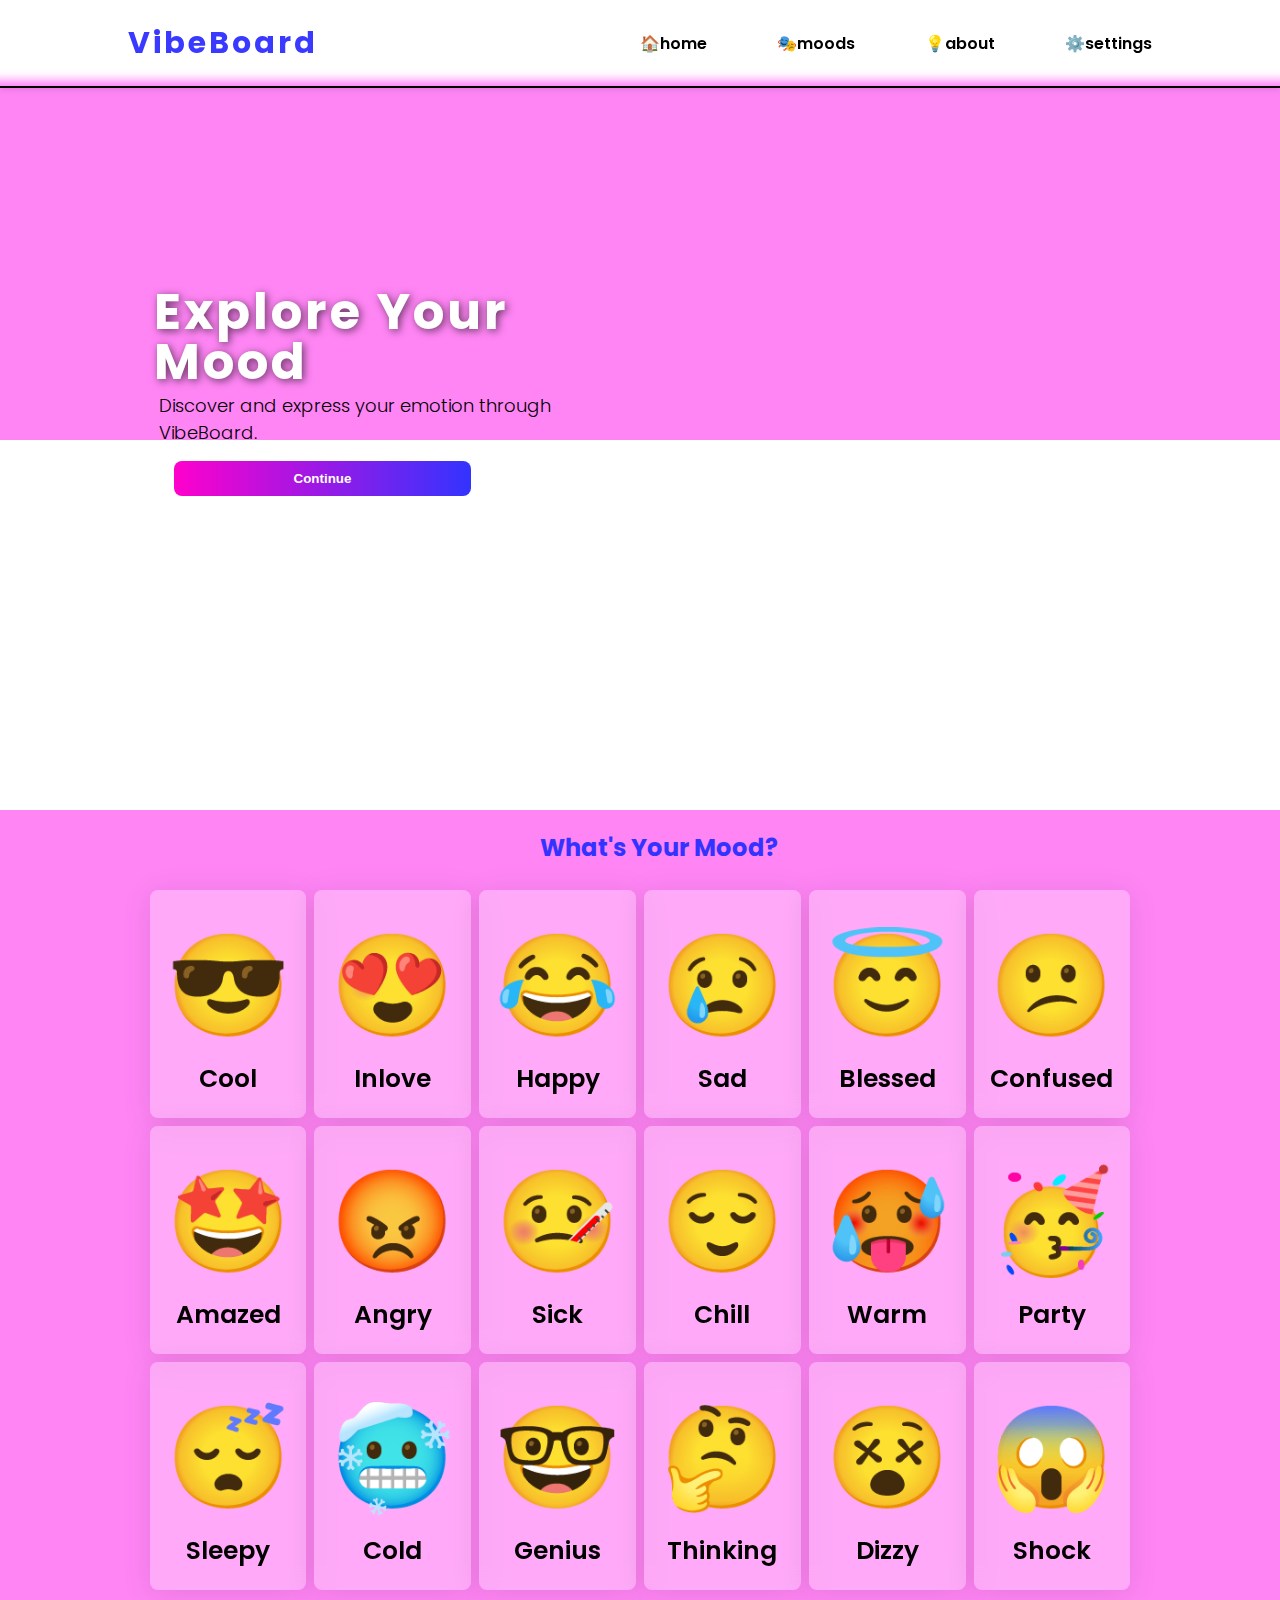
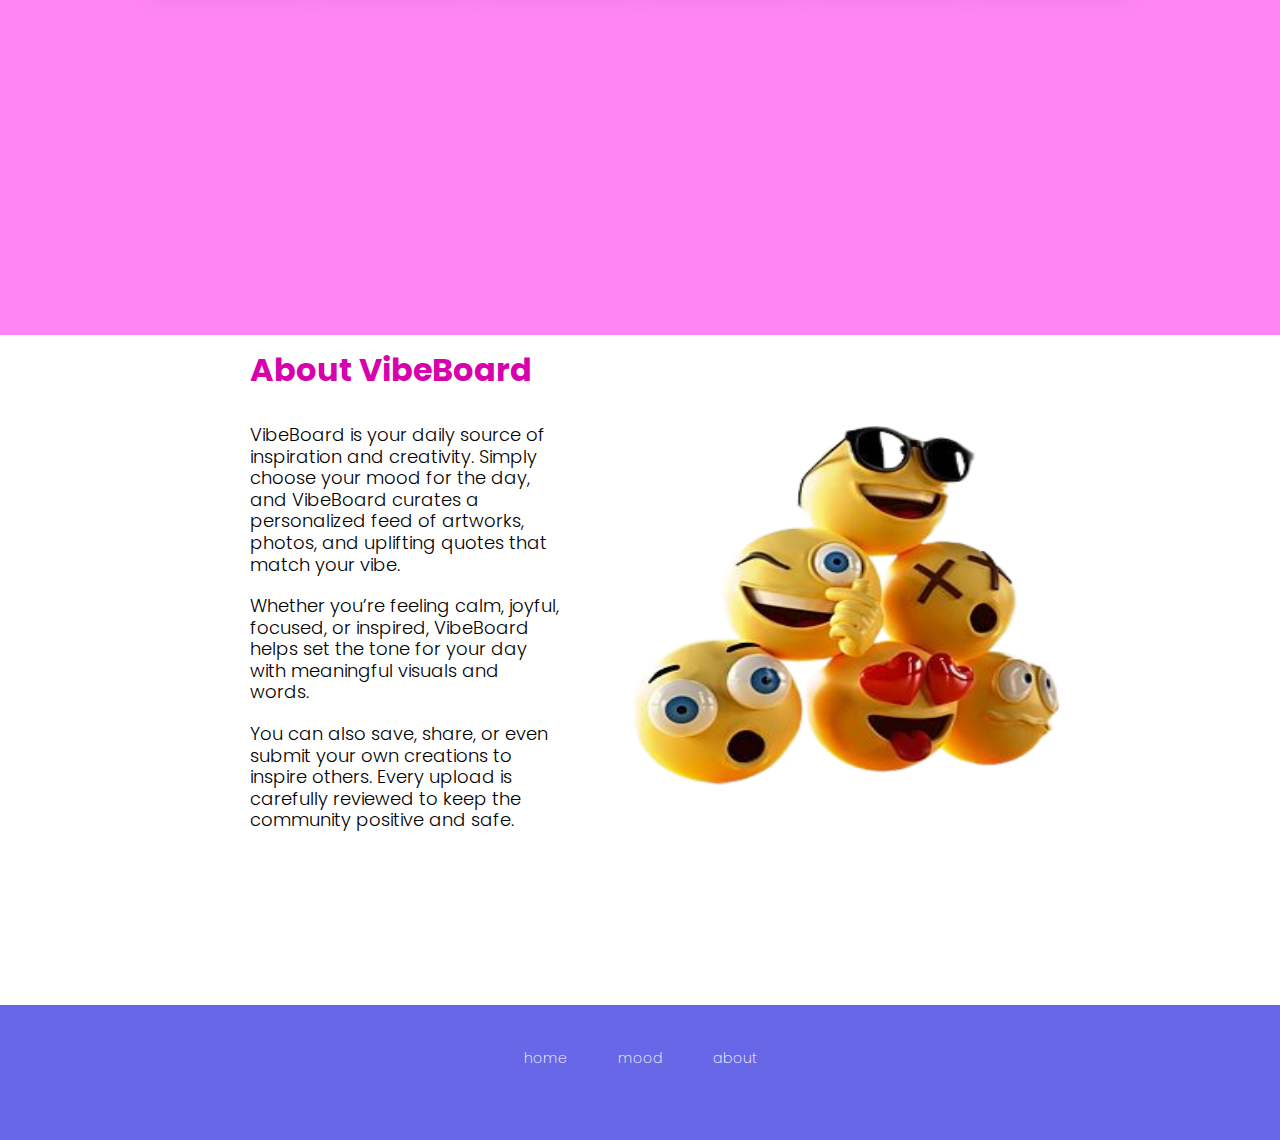
<file: index.html>
<!DOCTYPE html>
<html lang="en">
<head>
    <meta charset="UTF-8">
    <meta name="viewport" content="width=device-width, initial-scale=1.0">
    <link rel="preconnect" href="https://fonts.googleapis.com">
    <link rel="preconnect" href="https://fonts.gstatic.com" crossorigin>
    <link href="https://fonts.googleapis.com/css2?family=Poppins:ital,wght@0,100;0,200;0,300;0,400;0,500;0,600;0,700;0,800;0,900;1,100;1,200;1,300;1,400;1,500;1,600;1,700;1,800;1,900&display=swap" rel="stylesheet">
    <link rel="stylesheet" href="style.css">
    <title>VibeBoard</title>
</head>
<body>
        <header>
            <div class="logo"><a href="index.html">VibeBoard</a></div>

            <!-- hidden checkbox to toggle -->
            <input type="checkbox" id="menu-toggle">

            <!-- hamburger icon -->
            <label for="menu-toggle" class="hamburger">
                <span class="line1"></span>
                <span class="line2"></span>
                <span class="line3"></span>
            </label>

            <nav>
                <div class="selection">
                <ul>
                    <li><a href="index.html">🏠home</a></li>
                    <li><a href="#mood">🎭moods</a></li>
                    <li><a href="#about">💡about</a></li>
                    <li><a href="settings.html">⚙️settings</a></li>
                </ul>
                </div>
            </nav>

            
         </header>

            <!-- settings for mobile -->
           
        <main>
            <!----------------------HOME------------------------------->
               <div class="HOME">
                <section id="home" class="HomePage">
                    <h3 class="home-des">Explore Your <br>Mood</h3>
                    <p>Discover and express your emotion through <br>VibeBoard.</p>
                    <a href="#mood"><button class="con">Continue</button></a>
                </section>
               </div>
            <!---------------------MOOD------------------------------->
            <section id="mood" class="Whatsmood">
                  <h2>What's Your Mood?</h2>
               <div class="emojis">
                    <span class="emoji"><a href="cool.html">😎</a><br><p id="para">Cool</p></span>
                    <span class="emoji"><a href="inlove.html">😍</a><br><p id="para">Inlove</p></span>
                    <span class="emoji"><a href="happy.html">😂</a><br><p id="para">Happy</p></span>
                    <span class="emoji"><a href="sad.html">😢</a><br><p id="para">Sad</p></span>
                    <span class="emoji"><a href="bless.html">😇</a><br><p id="para">Blessed</p></span>
                    <span class="emoji"><a href="confuse.html">😕</a><br><p id="para">Confused</p></span>
                    <span class="emoji">🤩<br><p id="para">Amazed</p></span>
                    <span class="emoji">😡<br><p id="para">Angry</p></span>
                    <span class="emoji">🤒<br><p id="para">Sick</p></span>
                    <span class="emoji">😌<br><p id="para">Chill</p></span>
                    <span class="emoji">🥵<br><p id="para">Warm</p></span>
                    <span class="emoji">🥳<br><p id="para">Party</p></span>
                    <span class="emoji">😴<br><p id="para">Sleepy</p></span>
                    <span class="emoji">🥶<br><p id="para">Cold</p></span>
                    <span class="emoji">🤓<br><p id="para">Genius</p></span>
                    <span class="emoji">🤔<br><p id="para">Thinking</p></span>
                    <span class="emoji">😵<br><p id="para">Dizzy</p></span>
                    <span class="emoji">😱<br><p id="para">Shock</p></span>  
               </div>
           </section>      
           <!---------------------ABOUT------------------------------->
           <section id="about" class="about-sec">
                <div class="about-des">
                    <div class="text">
                    <h1>About VibeBoard</h1>
                        <p class="about-para">
                            VibeBoard is your daily source of inspiration and creativity. Simply choose your mood for the day, and VibeBoard curates a personalized feed of artworks, photos, and uplifting quotes that match your vibe.
                        </p>

                        <p class="about-para">
                            Whether you’re feeling calm, joyful, focused, or inspired, VibeBoard helps set the tone for your day with meaningful visuals and words.
                        </p>

                        <p class="about-para">
                            You can also save, share, or even submit your own creations to inspire others. Every upload is carefully reviewed to keep the community positive and safe.
                        </p>
                        </div>
                    <div class="about-image"><img src="images/celeb.jfif-removebg-preview.png" alt="this is emoji"></div>
                </div>
           </section>
           <footer>
               <div class="foot">
                  <ul class="foot-sec">
                    <li><a href="index.html">home</a></li>
                    <li><a href="#mood">mood</a></li>
                    <li><a href="#about">about</a></li>
                  </ul>
               </div>
           </footer>
        
      </main>
   
</body>
</html>
</file>
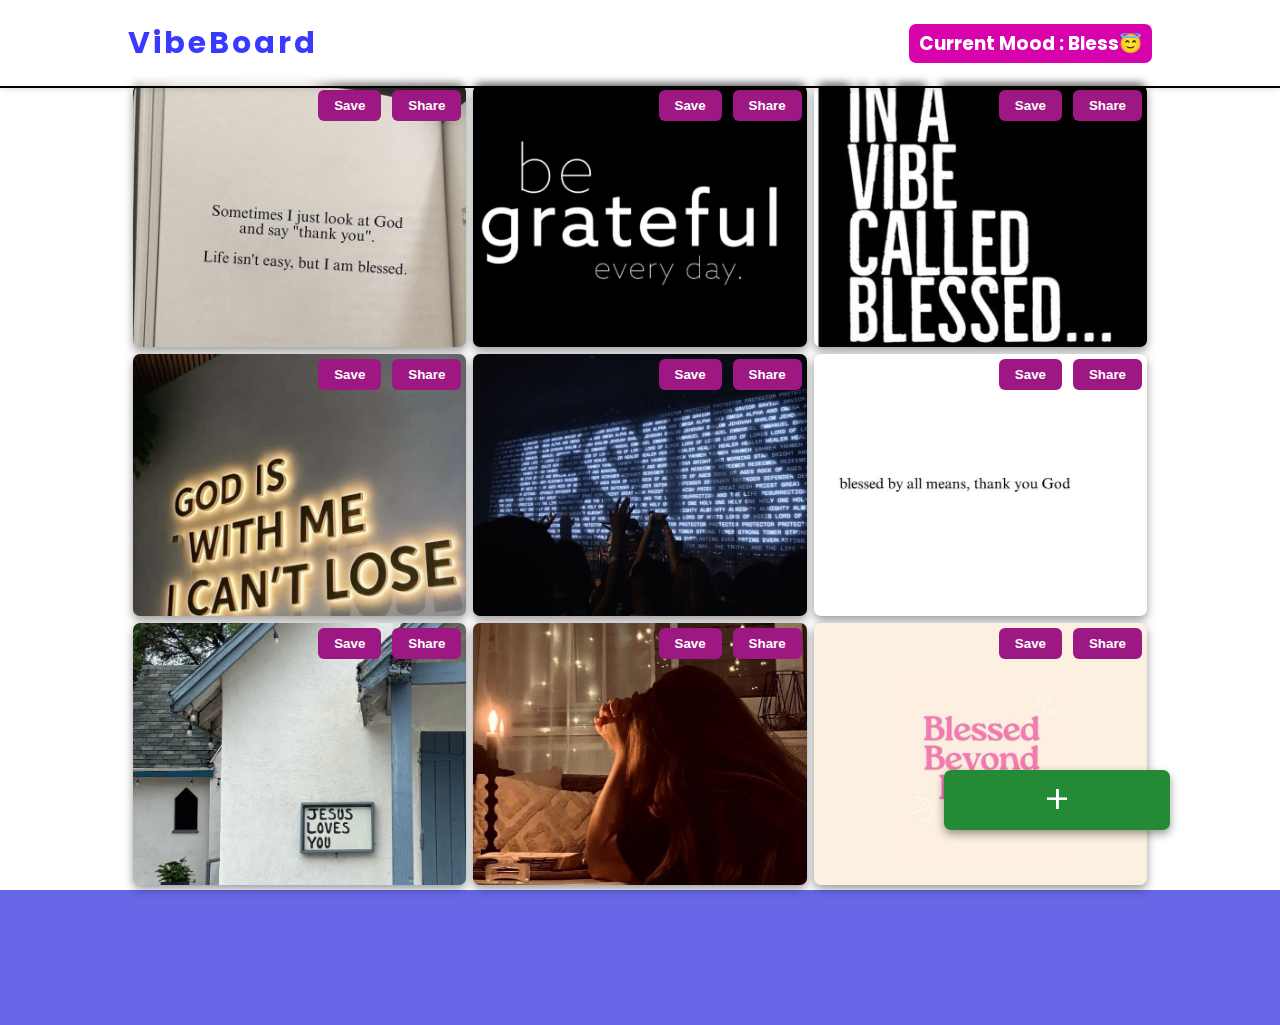
<file: bless.html>
<!DOCTYPE html>
<html lang="en">
<head>
    <meta charset="UTF-8">
    <meta name="viewport" content="width=device-width, initial-scale=1.0">
    <link rel="preconnect" href="https://fonts.googleapis.com">
    <link rel="preconnect" href="https://fonts.gstatic.com" crossorigin>
    <link href="https://fonts.googleapis.com/css2?family=Poppins:ital,wght@0,100;0,200;0,300;0,400;0,500;0,600;0,700;0,800;0,900;1,100;1,200;1,300;1,400;1,500;1,600;1,700;1,800;1,900&display=swap" rel="stylesheet">
    <link rel="stylesheet" href="style.css">
    <title>Document</title>
</head>
<body>
     <header>
        <div class="logo"><a href="index.html">VibeBoard</a></div>
            <nav>
               <ul>
                <li> 
                <h3>Current Mood : Bless😇</h3>
               </li>
               </ul>
            </nav>
    </header>
    <main class="cur-container">
           <a href="post.html"><div class="plus">+</div></a>
                <section class="feed">
                    <div class="pics one"><button class="save">Save</button><button class="share">Share</button></div>
                    <div class="pics two"><button class="save">Save</button><button class="share">Share</button></div>
                    <div class="pics three"><button class="save">Save</button><button class="share">Share</button></div>
                    <div class="pics four"><button class="save">Save</button><button class="share">Share</button></div>
                    <div class="pics five"><button class="save">Save</button><button class="share">Share</button></div>
                    <div class="pics six"><button class="save">Save</button><button class="share">Share</button></div>
                    <div class="pics seven"><button class="save">Save</button><button class="share">Share</button></div>
                    <div class="pics eight"><button class="save">Save</button><button class="share">Share</button></div>
                    <div class="pics nine"><button class="save">Save</button><button class="share">Share</button></div>
                </section>
    </main>
    <footer>
          <div class="foot">
             <ul class="foot-sec">
              
             </ul>
           </div>
    </footer>
    
</body>
</html>
</file>
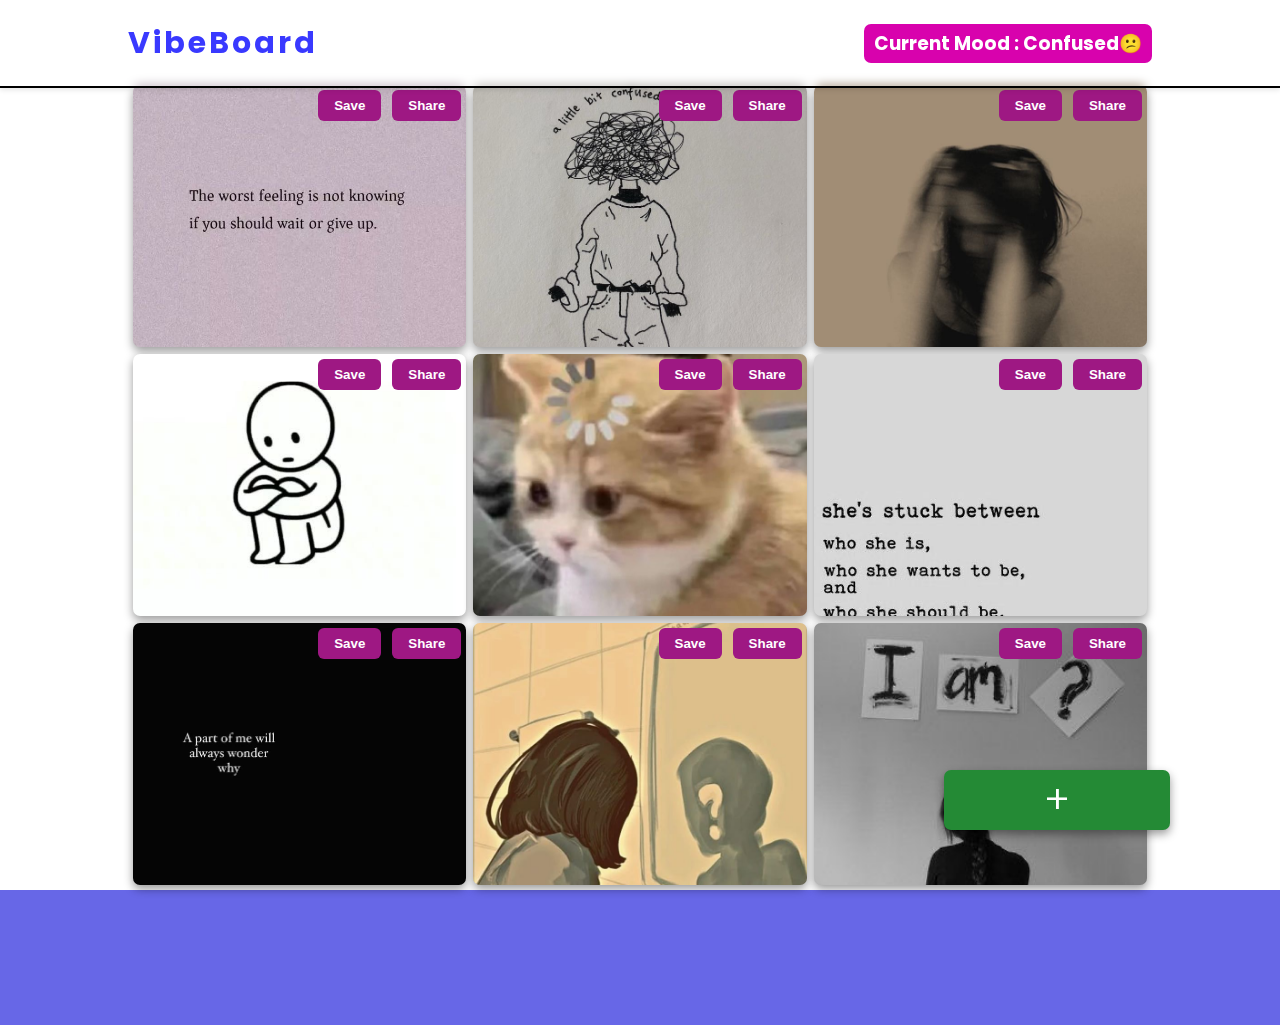
<file: confuse.html>
<!DOCTYPE html>
<html lang="en">
<head>
    <meta charset="UTF-8">
    <meta name="viewport" content="width=device-width, initial-scale=1.0">
    <link rel="preconnect" href="https://fonts.googleapis.com">
    <link rel="preconnect" href="https://fonts.gstatic.com" crossorigin>
    <link href="https://fonts.googleapis.com/css2?family=Poppins:ital,wght@0,100;0,200;0,300;0,400;0,500;0,600;0,700;0,800;0,900;1,100;1,200;1,300;1,400;1,500;1,600;1,700;1,800;1,900&display=swap" rel="stylesheet">
    <link rel="stylesheet" href="style.css">
    <title>Document</title>
</head>
<body>
     <header>
        <div class="logo"><a href="index.html">VibeBoard</a></div>
            <nav>
               <ul>
                <li> 
                <h3>Current Mood : Confused😕</h3>
               </li>
               </ul>
            </nav>
    </header>
    <main class="cur-container">
      <a href="post.html"><div class="plus">+</div></a>
        <section class="feed">
            <div class="pics cone"><button class="save">Save</button><button class="share">Share</button></div>
            <div class="pics ctwo"><button class="save">Save</button><button class="share">Share</button></div>
            <div class="pics cthree"><button class="save">Save</button><button class="share">Share</button></div>
            <div class="pics cfour"><button class="save">Save</button><button class="share">Share</button></div>
            <div class="pics cfive"><button class="save">Save</button><button class="share">Share</button></div>
            <div class="pics csix"><button class="save">Save</button><button class="share">Share</button></div>
            <div class="pics cseven"><button class="save">Save</button><button class="share">Share</button></div>
            <div class="pics ceight"><button class="save">Save</button><button class="share">Share</button></div>
            <div class="pics cnine"><button class="save">Save</button><button class="share">Share</button></div>
        </section>
    </main>
    <footer>
          <div class="foot">
             <ul class="foot-sec">
              
             </ul>
           </div>
    </footer>
    
</body>
</html>
</file>
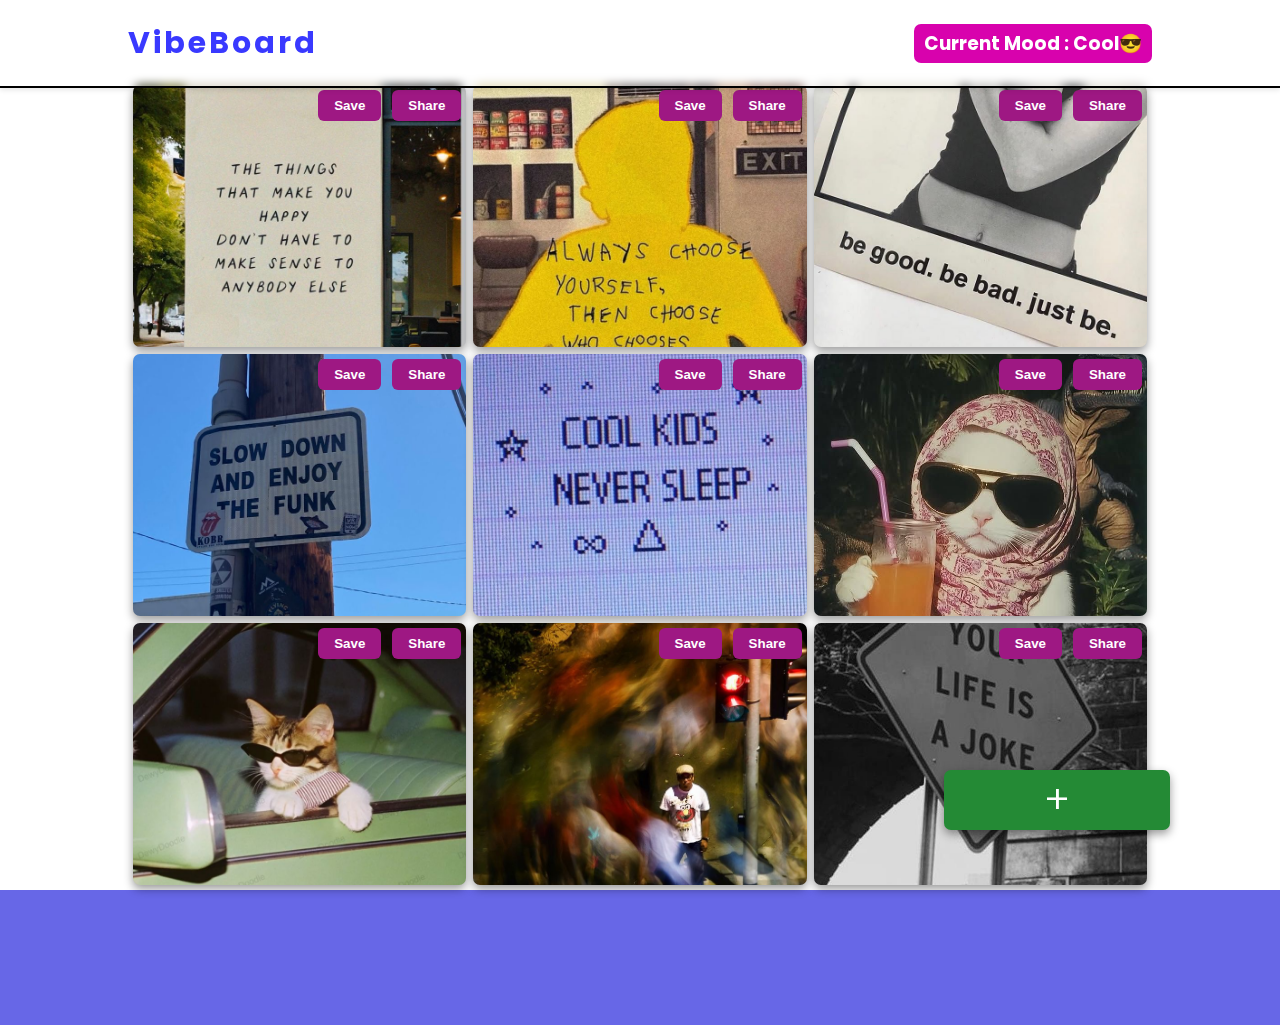
<file: cool.html>
<!DOCTYPE html>
<html lang="en">
<head>
    <meta charset="UTF-8">
    <meta name="viewport" content="width=device-width, initial-scale=1.0">
    <link rel="preconnect" href="https://fonts.googleapis.com">
    <link rel="preconnect" href="https://fonts.gstatic.com" crossorigin>
    <link href="https://fonts.googleapis.com/css2?family=Poppins:ital,wght@0,100;0,200;0,300;0,400;0,500;0,600;0,700;0,800;0,900;1,100;1,200;1,300;1,400;1,500;1,600;1,700;1,800;1,900&display=swap" rel="stylesheet">
    <link rel="stylesheet" href="style.css">
    <title>Document</title>
</head>
<body>
     <header>
        <div class="logo"><a href="index.html">VibeBoard</a></div>
            <nav>
               <ul>
                <li> 
                <h3>Current Mood : Cool😎</h3>
               </li>
               </ul>
            </nav>
    </header>
    <main class="cur-container">
      <a href="post.html"><div class="plus">+</div></a>
        <section class="feed">
            <div class="pics oone"><button class="save">Save</button><button class="share">Share</button></div>
            <div class="pics otwo"><button class="save">Save</button><button class="share">Share</button></div>
            <div class="pics othree"><button class="save">Save</button><button class="share">Share</button></div>
            <div class="pics ofour"><button class="save">Save</button><button class="share">Share</button></div>
            <div class="pics ofive"><button class="save">Save</button><button class="share">Share</button></div>
            <div class="pics osix"><button class="save">Save</button><button class="share">Share</button></div>
            <div class="pics oseven"><button class="save">Save</button><button class="share">Share</button></div>
            <div class="pics oeight"><button class="save">Save</button><button class="share">Share</button></div>
            <div class="pics onine"><button class="save">Save</button><button class="share">Share</button></div>
        </section>
    </main>
    <footer>
          <div class="foot">
             <ul class="foot-sec">
              
             </ul>
           </div>
    </footer>
    
</body>
</html>
</file>
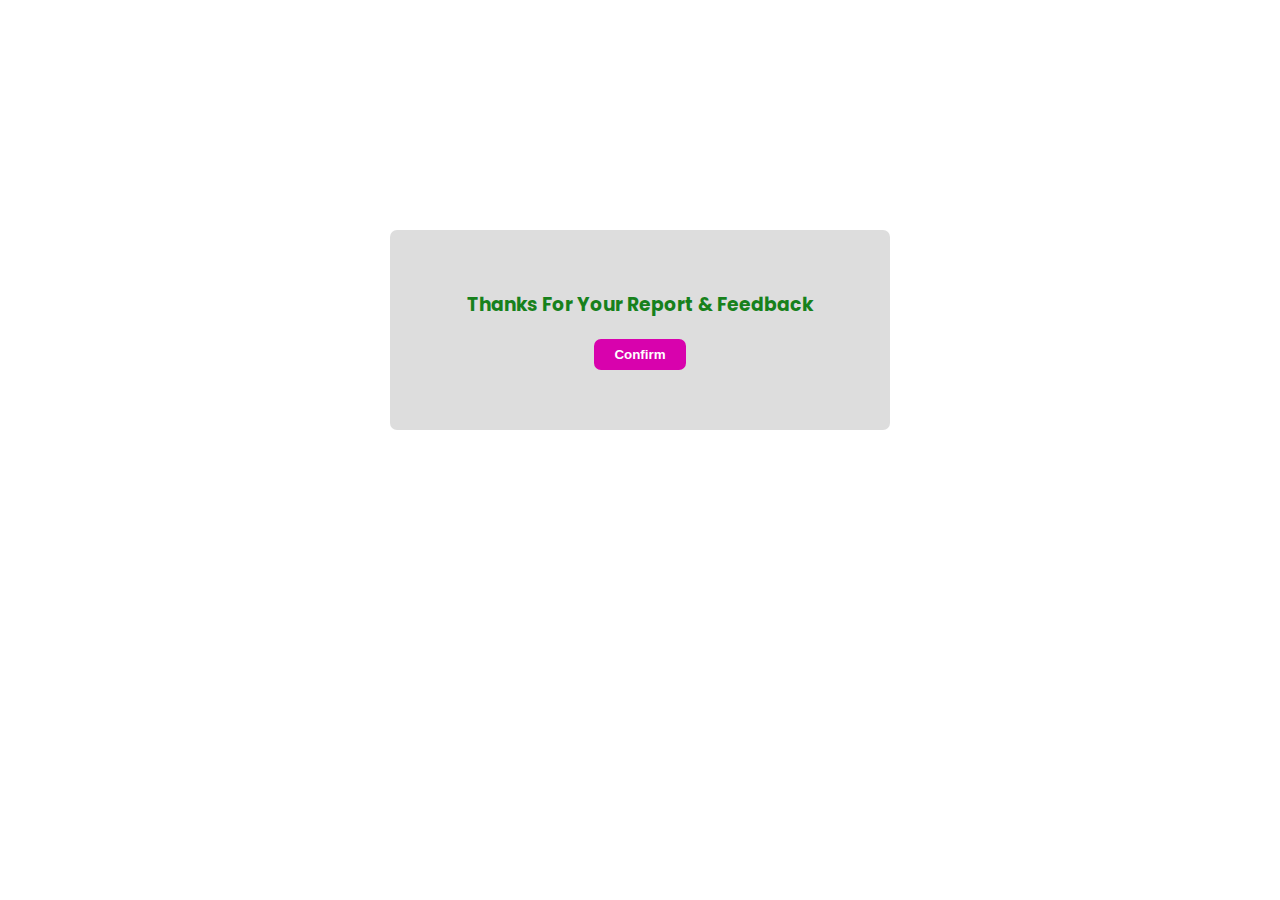
<file: feedreport.html>
<!DOCTYPE html>
<html lang="en">
<head>
    <meta charset="UTF-8">
    <meta name="viewport" content="width=device-width, initial-scale=1.0">
    <link rel="preconnect" href="https://fonts.googleapis.com">
    <link rel="preconnect" href="https://fonts.gstatic.com" crossorigin>
    <link href="https://fonts.googleapis.com/css2?family=Poppins:ital,wght@0,100;0,200;0,300;0,400;0,500;0,600;0,700;0,800;0,900;1,100;1,200;1,300;1,400;1,500;1,600;1,700;1,800;1,900&display=swap" rel="stylesheet">
    <link rel="stylesheet" href="style.css">
    <title>Thanks for Your Feedback & Report</title>
</head>
<body>
    <main class="feedreport">
        <h3>Thanks For Your Report & Feedback </h3>
        <div class="cta"><a href="index.html"><button>Confirm</button></a></div>

    </main>
    
</body>
</html>
</file>
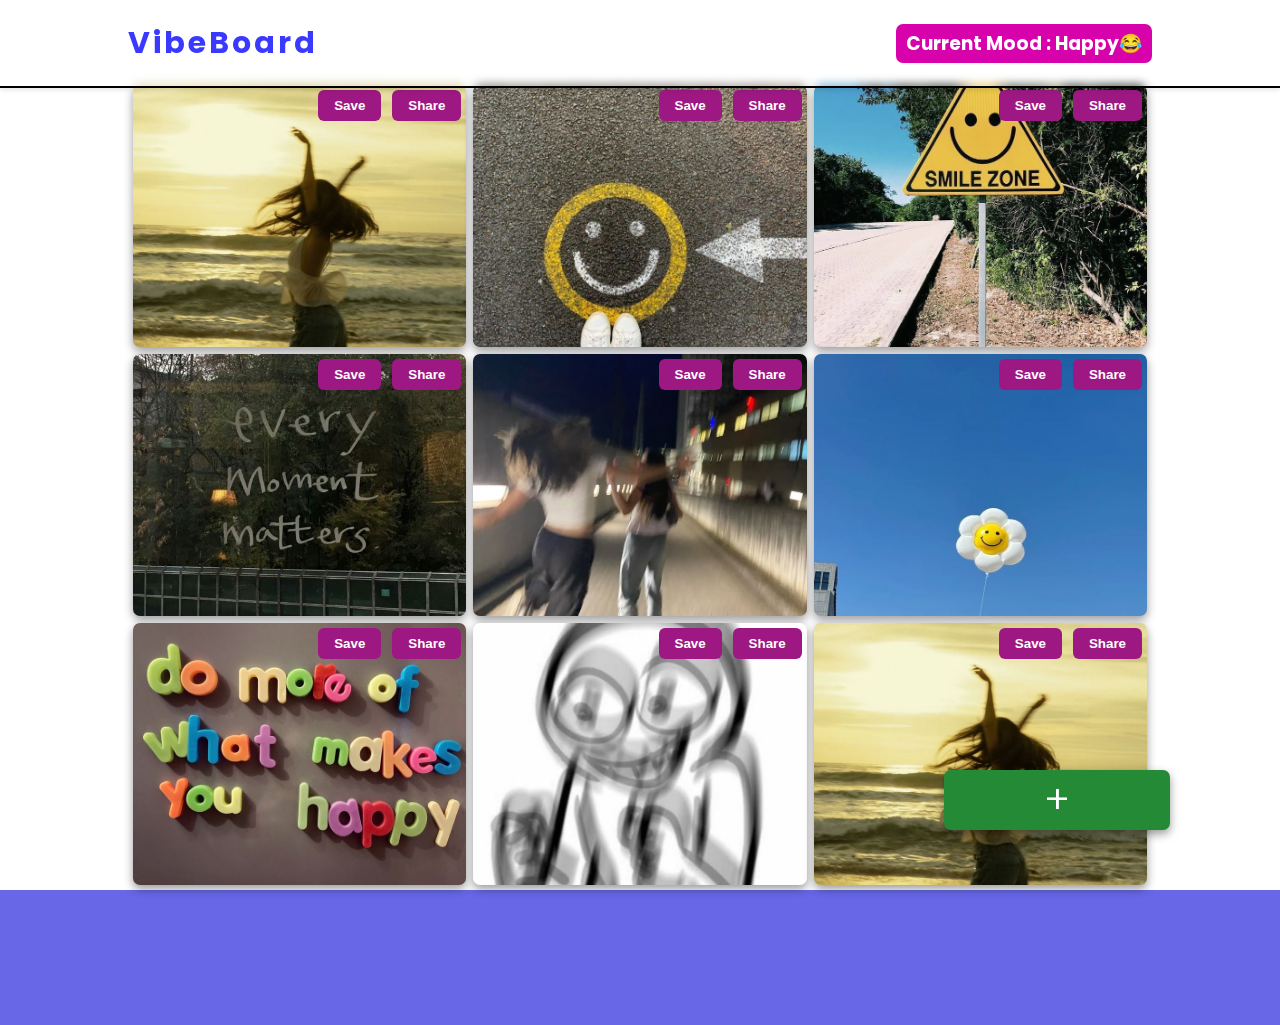
<file: happy.html>
<!DOCTYPE html>
<html lang="en">
<head>
    <meta charset="UTF-8">
    <meta name="viewport" content="width=device-width, initial-scale=1.0">
    <link rel="preconnect" href="https://fonts.googleapis.com">
    <link rel="preconnect" href="https://fonts.gstatic.com" crossorigin>
    <link href="https://fonts.googleapis.com/css2?family=Poppins:ital,wght@0,100;0,200;0,300;0,400;0,500;0,600;0,700;0,800;0,900;1,100;1,200;1,300;1,400;1,500;1,600;1,700;1,800;1,900&display=swap" rel="stylesheet">
    <link rel="stylesheet" href="style.css">
    <title>Document</title>
</head>
<body>
     <header>
        <div class="logo"><a href="index.html">VibeBoard</a></div>
            <nav>
               <ul>
                <li> 
                <h3>Current Mood : Happy😂</h3>
               </li>
               </ul>
            </nav>
    </header>
    <main class="cur-container">
      <a href="post.html"><div class="plus">+</div></a>
        <section class="feed">
            <div class="pics hone"><button class="save">Save</button><button class="share">Share</button></div>
            <div class="pics htwo"><button class="save">Save</button><button class="share">Share</button></div>
            <div class="pics hthree"><button class="save">Save</button><button class="share">Share</button></div>
            <div class="pics hfour"><button class="save">Save</button><button class="share">Share</button></div>
            <div class="pics hfive"><button class="save">Save</button><button class="share">Share</button></div>
            <div class="pics hsix"><button class="save">Save</button><button class="share">Share</button></div>
            <div class="pics hseven"><button class="save">Save</button><button class="share">Share</button></div>
            <div class="pics height"><button class="save">Save</button><button class="share">Share</button></div>
            <div class="pics hnine"><button class="save">Save</button><button class="share">Share</button></div>
        </section>
    </main>
    <footer>
          <div class="foot">
             <ul class="foot-sec">
              
             </ul>
           </div>
    </footer>
    
</body>
</html>
</file>
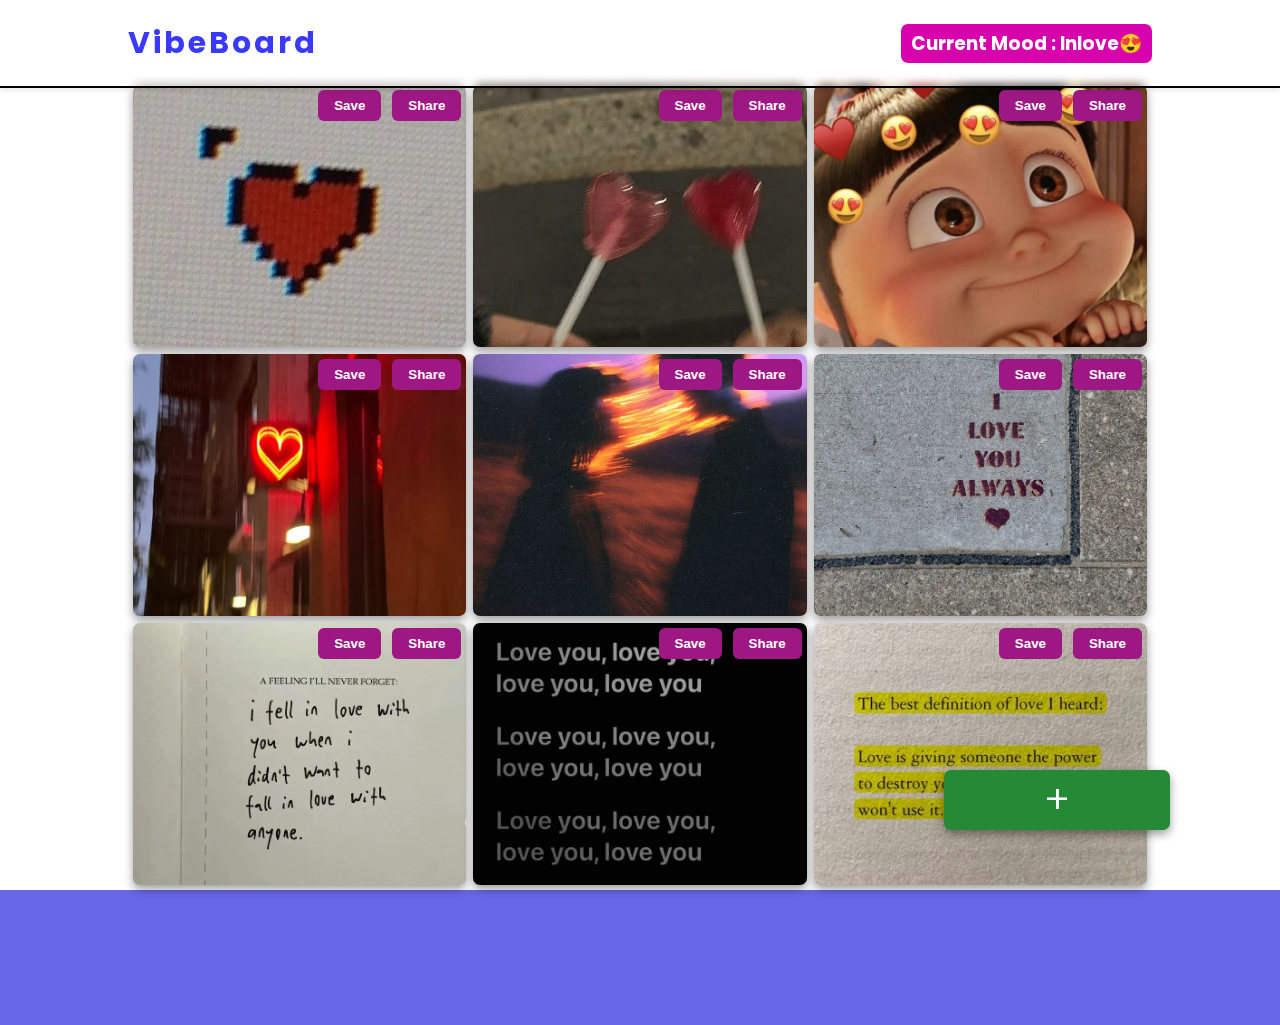
<file: inlove.html>
<!DOCTYPE html>
<html lang="en">
<head>
    <meta charset="UTF-8">
    <meta name="viewport" content="width=device-width, initial-scale=1.0">
    <link rel="preconnect" href="https://fonts.googleapis.com">
    <link rel="preconnect" href="https://fonts.gstatic.com" crossorigin>
    <link href="https://fonts.googleapis.com/css2?family=Poppins:ital,wght@0,100;0,200;0,300;0,400;0,500;0,600;0,700;0,800;0,900;1,100;1,200;1,300;1,400;1,500;1,600;1,700;1,800;1,900&display=swap" rel="stylesheet">
    <link rel="stylesheet" href="style.css">
    <title>Document</title>
</head>
<body>
     <header>
        <div class="logo"><a href="index.html">VibeBoard</a></div>
            <nav>
               <ul>
                <li> 
                <h3>Current Mood : Inlove😍</h3>
               </li>
               </ul>
            </nav>
    </header>
    <main class="cur-container">
        <a href="post.html"><div class="plus">+</div></a>
          <section class="feed">   
            <div class="pics ione"><button class="save">Save</button><button class="share">Share</button></div>
            <div class="pics itwo"><button class="save">Save</button><button class="share">Share</button></div>
            <div class="pics ithree"><button class="save">Save</button><button class="share">Share</button></div>
            <div class="pics ifour"><button class="save">Save</button><button class="share">Share</button></div>
            <div class="pics ifive"><button class="save">Save</button><button class="share">Share</button></div>
            <div class="pics isix"><button class="save">Save</button><button class="share">Share</button></div>
            <div class="pics iseven"><button class="save">Save</button><button class="share">Share</button></div>
            <div class="pics ieight"><button class="save">Save</button><button class="share">Share</button></div>
            <div class="pics inine"><button class="save">Save</button><button class="share">Share</button></div>
        </section>
    </main>
    <footer>
          <div class="foot">
             <ul class="foot-sec">
              
             </ul>
           </div>
    </footer>
    
</body>
</html>
</file>
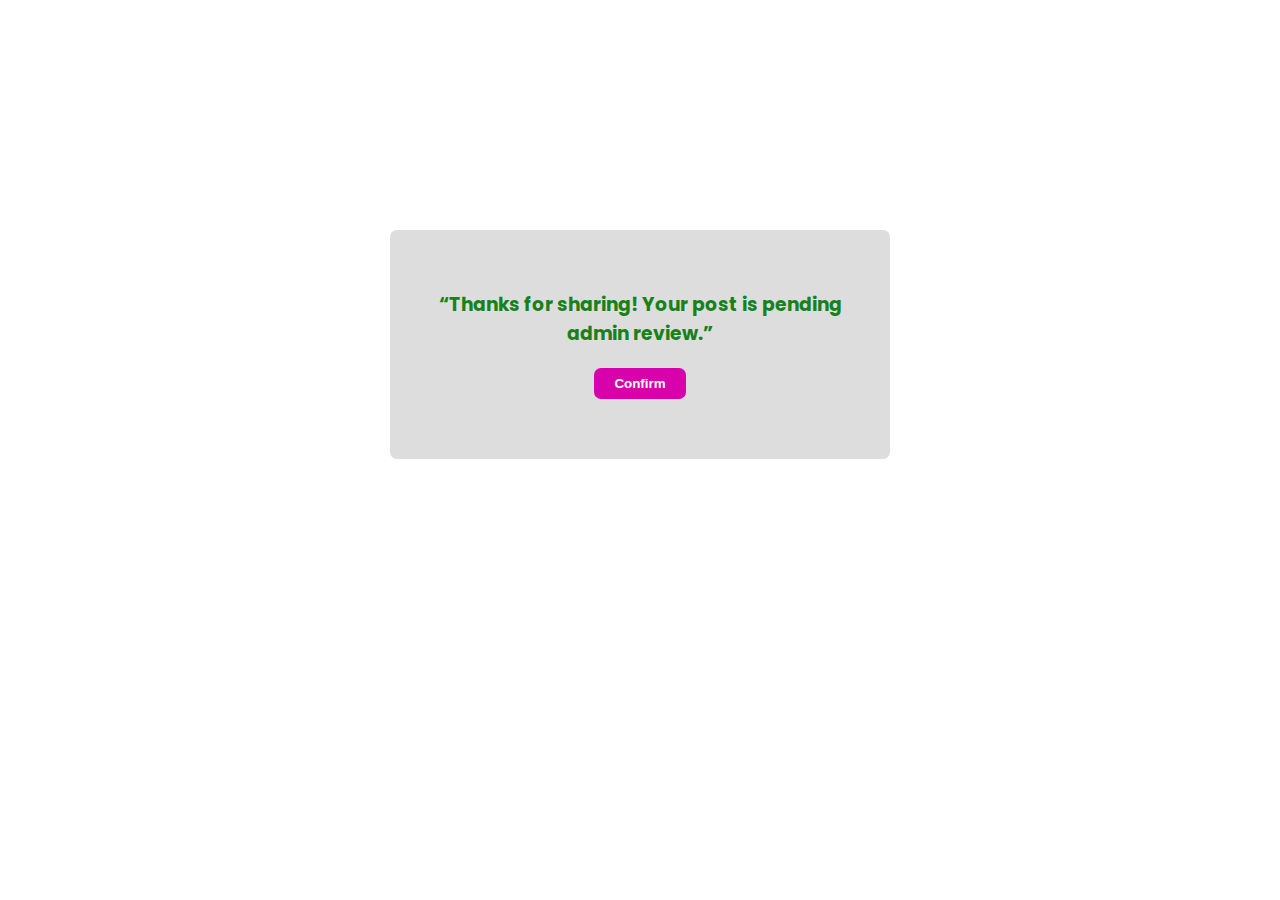
<file: moderate.html>
<!DOCTYPE html>
<html lang="en">
<head>
    <meta charset="UTF-8">
    <meta name="viewport" content="width=device-width, initial-scale=1.0">
    <link rel="preconnect" href="https://fonts.googleapis.com">
    <link rel="preconnect" href="https://fonts.gstatic.com" crossorigin>
    <link href="https://fonts.googleapis.com/css2?family=Poppins:ital,wght@0,100;0,200;0,300;0,400;0,500;0,600;0,700;0,800;0,900;1,100;1,200;1,300;1,400;1,500;1,600;1,700;1,800;1,900&display=swap" rel="stylesheet">
    <link rel="stylesheet" href="style.css">
    <title>Thanks for Your Feedback & Report</title>
</head>
<body>
    <main class="feedreport">
        <h3>“Thanks for sharing! Your post is pending admin review.” </h3>
        <div class="cta"><a href="index.html"><button>Confirm</button></a></div>

    </main>
    
</body>
</html>
</file>
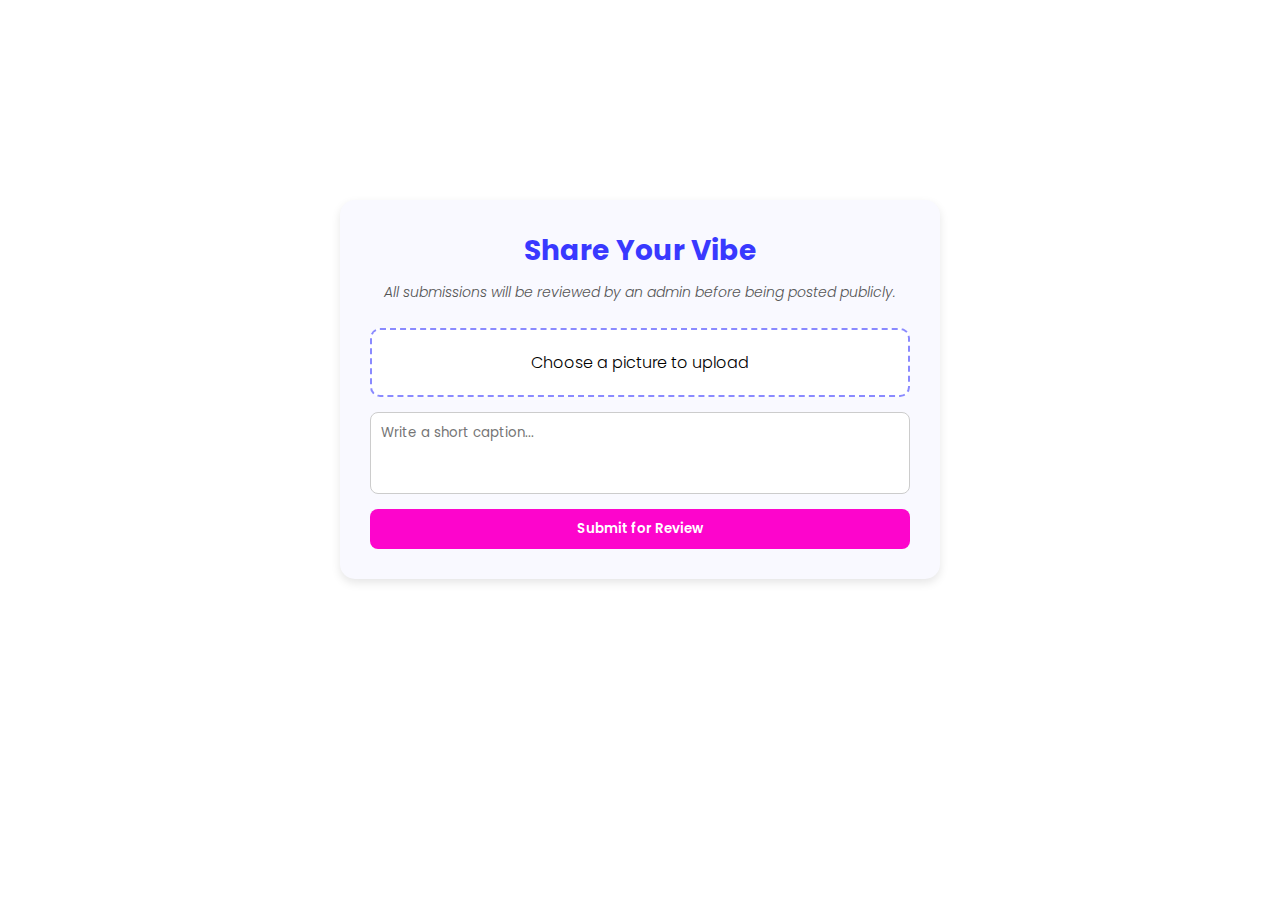
<file: post.html>
<!DOCTYPE html>
<html lang="en">
<head>
    <meta charset="UTF-8">
    <meta name="viewport" content="width=device-width, initial-scale=1.0">
    <link rel="preconnect" href="https://fonts.googleapis.com">
    <link rel="preconnect" href="https://fonts.gstatic.com" crossorigin>
    <link href="https://fonts.googleapis.com/css2?family=Poppins:ital,wght@0,100;0,200;0,300;0,400;0,500;0,600;0,700;0,800;0,900;1,100;1,200;1,300;1,400;1,500;1,600;1,700;1,800;1,900&display=swap" rel="stylesheet">
    <link rel="stylesheet" href="style.css">
    <title>Document</title>
</head>
<body>
    <section class="attach-section" id="attach">
        <h2>Share Your Vibe</h2>
        <p class="note">All submissions will be reviewed by an admin before being posted publicly.</p>

        <form class="upload-form">
                <label for="photoUpload" class="upload-label">
                <span>Choose a picture to upload</span>
                <input type="file" id="photoUpload" accept="image/*" required>
                </label>
                <textarea placeholder="Write a short caption..." rows="3" required></textarea>
                <button type="submit" class="upload-btn"><a href="moderate.html">Submit for Review</a></button>
        </form>
    </section>
</body>
</html>
</file>
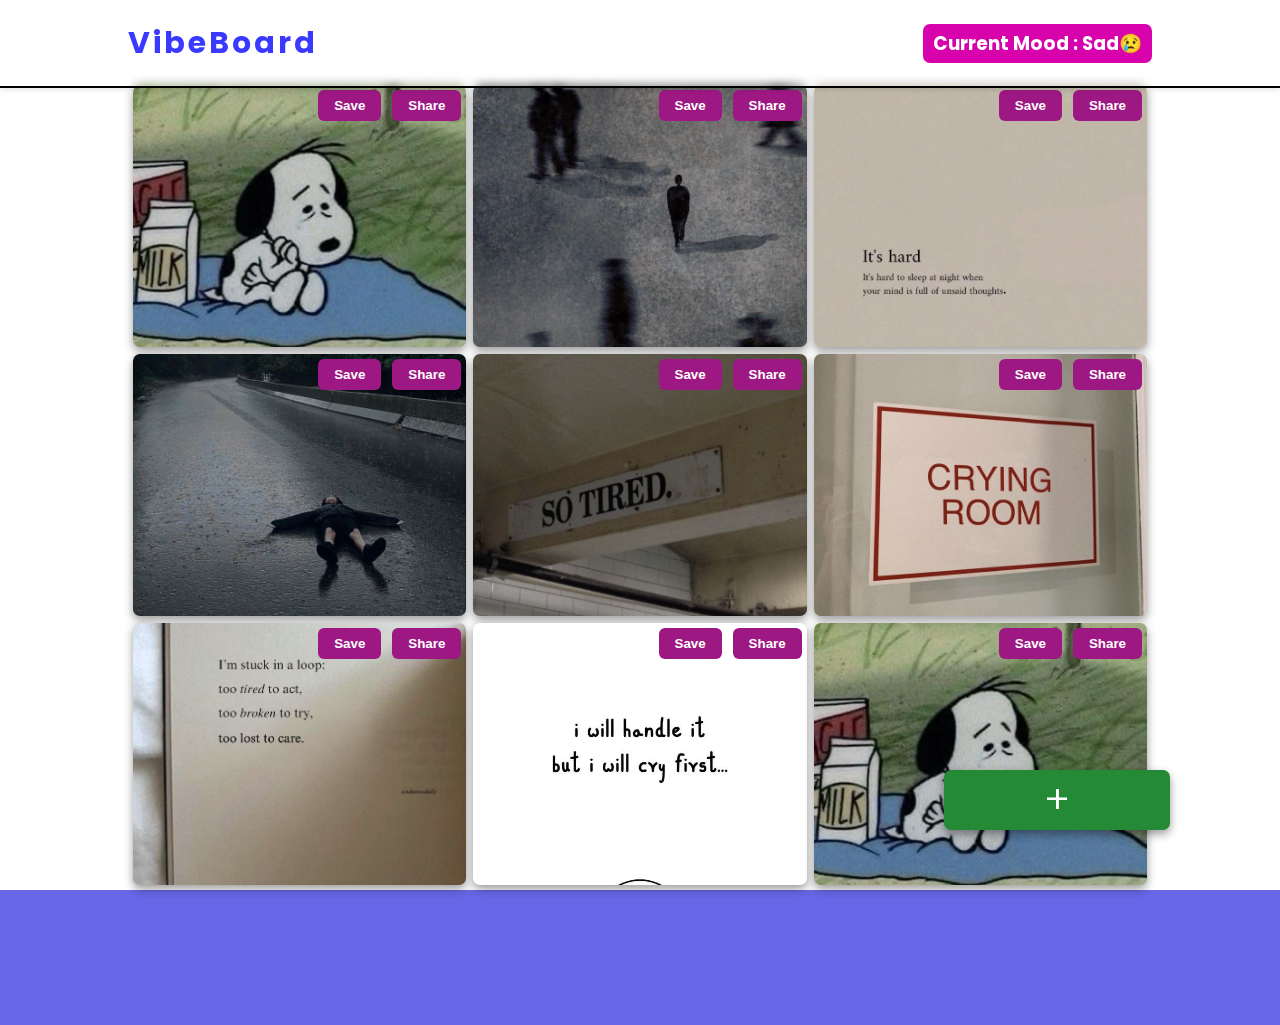
<file: sad.html>
<!DOCTYPE html>
<html lang="en">
<head>
    <meta charset="UTF-8">
    <meta name="viewport" content="width=device-width, initial-scale=1.0">
    <link rel="preconnect" href="https://fonts.googleapis.com">
    <link rel="preconnect" href="https://fonts.gstatic.com" crossorigin>
    <link href="https://fonts.googleapis.com/css2?family=Poppins:ital,wght@0,100;0,200;0,300;0,400;0,500;0,600;0,700;0,800;0,900;1,100;1,200;1,300;1,400;1,500;1,600;1,700;1,800;1,900&display=swap" rel="stylesheet">
    <link rel="stylesheet" href="style.css">
    <title>Document</title>
</head>
<body>
     <header>
        <div class="logo"><a href="index.html">VibeBoard</a></div>
            <nav>
               <ul>
                <li> 
                <h3>Current Mood : Sad😢</h3>
               </li>
               </ul>
            </nav>
    </header>
    <main class="cur-container">
      <a href="post.html"><div class="plus">+</div></a>
        <section class="feed">
            <div class="pics sone"><button class="save">Save</button><button class="share">Share</button></div>
            <div class="pics stwo"><button class="save">Save</button><button class="share">Share</button></div>
            <div class="pics sthree"><button class="save">Save</button><button class="share">Share</button></div>
            <div class="pics sfour"><button class="save">Save</button><button class="share">Share</button></div>
            <div class="pics sfive"><button class="save">Save</button><button class="share">Share</button></div>
            <div class="pics ssix"><button class="save">Save</button><button class="share">Share</button></div>
            <div class="pics sseven"><button class="save">Save</button><button class="share">Share</button></div>
            <div class="pics seight"><button class="save">Save</button><button class="share">Share</button></div>
            <div class="pics snine"><button class="save">Save</button><button class="share">Share</button></div>
        </section>
    </main>
    <footer>
          <div class="foot">
             <ul class="foot-sec">
              
             </ul>
           </div>
    </footer>
    
</body>
</html>
</file>
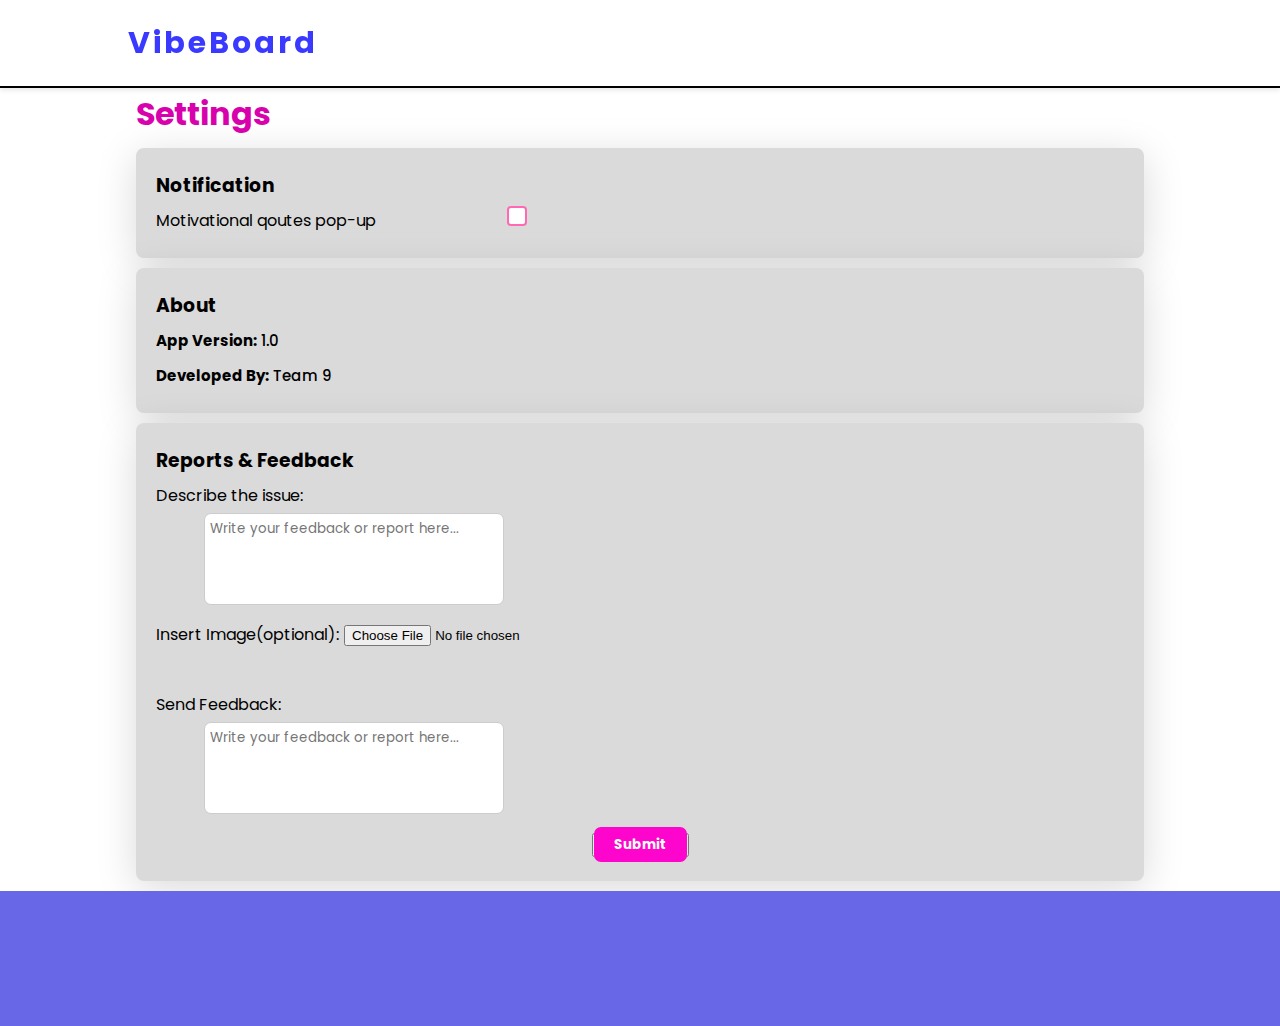
<file: settings.html>
<!DOCTYPE html>
<html lang="en">
<head>
    <meta charset="UTF-8">
    <meta name="viewport" content="width=device-width, initial-scale=1.0">
    <link rel="preconnect" href="https://fonts.googleapis.com">
    <link rel="preconnect" href="https://fonts.gstatic.com" crossorigin>
    <link href="https://fonts.googleapis.com/css2?family=Poppins:ital,wght@0,100;0,200;0,300;0,400;0,500;0,600;0,700;0,800;0,900;1,100;1,200;1,300;1,400;1,500;1,600;1,700;1,800;1,900&display=swap" rel="stylesheet">
    <link rel="stylesheet" href="style.css">
    <title>settings</title>
</head>
<body>
    <header>
        <div class="logo"><a href="index.html">VibeBoard</a></div>
            <nav>
            </nav>
    </header>
    <main class="setcontainer">
        <h1>Settings</h1>
           <div class="notif-card">
              <h3>Notification</h3>
                <label for="pop-up"><strong>Motivational qoutes pop-up</strong></label>
                <input type="checkbox" id="pop-up" class="pop">
           </div>
          <div class="about-card">
              <h3>About</h3>
                <p><strong>App Version:</strong> 1.0</p>
                <p><strong>Developed By:</strong> Team 9</p>
          </div>

          <div class="report-card ">
              <h3>Reports & Feedback</h3>
                <form action="">
                     <label for="reportText"><strong>Describe the issue:</strong></label><br>
                     <textarea id="reportText" name="reportText" rows="4" placeholder="Write your feedback or report here..." required></textarea><br>
                     <div class="insert">
                     <label for="reportImage"><strong>Insert Image(optional):</strong></label>
                     <input type="file" id="reportImage" accept="image/*">
                     </div><br>
                     <label for="reportText"><strong>Send Feedback:</strong></label><br>
                     <textarea id="reportText" name="reportText" rows="4" placeholder="Write your feedback or report here..." required></textarea><br>
                     <div class="sub"><button><a href="feedreport.html">Submit</a></button></div>
                </form>
          </div>
          <section id="report">
    </main>
    <footer>
          <div class="foot">
             <ul class="foot-sec">
              
             </ul>
           </div>
    </footer>
</body>
</html>
</file>
<file: style.css>
body{
    font-family: "Poppins", sans-serif;
    font-weight: 100;
    font-style: normal;
     margin: 0;
     padding-top: 80px;
}
*{  
    margin: 0;
    padding: 0;
    box-sizing: border-box;
}
ul, li, a{
    text-decoration: none;
    list-style-type: none;
    color: black;
    font-family: "Poppins", sans-serif;
    font-weight: 530;
    font-size: ;
    
}
html {
  scroll-behavior: smooth;
  height: 90vh;
 
}
header{
    display: flex;
    justify-content: space-between;
    align-items: center;
    padding: 20px 10%;
     background-color: rgb(252, 252, 252);
    border-bottom: 2px solid rgb(0, 0, 0);
    backdrop-filter: blur(5px);
    box-shadow: 0 2px 5px rgba(0,0,0,0.1);
    position: fixed;
    top: 0px;
    z-index: 1000;
    width: 100%;
    background: transparent 
}
.selection > ul {
    display: flex;
    gap: 70px;
    font-weight: 500;
}
.selection li a{
    transition: all 0.2s;
    font-size: 16px;
}
.selection li a:hover{
    color: #3333ff;
   
}
.selection li a:active{
    color: #b52bc7;
   
}
nav ul li h3{
    cursor: pointer;
}

.logo > a{ 
    font-size: 30px;
    font-weight: bold;
    letter-spacing: 3px;
    color: #3939ff;
}

.settings{
    padding: 5px 30px;
    border-radius: 5px;
    background-color: #fd05cc;
    border: none;
    transition: all 0.3s;
}
.settings > a{
    color: white;
    font-weight: 500;
}
.settings:hover{
    scale: 1.03;
    background-color:  #ff66e0;
}
.settings:active{
    scale: 1.01;
    background-color:  #cf50b6;
}
.settings:focus {
    outline: 2px solid rgb(39, 78, 255);
}
#menu-toggle {
  display: none;
}

.hamburger {
  display: none;
  flex-direction: column;
  justify-content: space-between;
  width: 25px;
  height: 20px;
  cursor: pointer;
}

.hamburger span {
  height: 3px;
  width: 100%;
  background: black;
  border-radius: 2px;
  transition: 0.3s;
}
/************ HOME CSS****************/ 
.HOME {
    height: 40vh;
    background-color:rgb(255, 133, 245);
    margin: 0px;
    padding: 0px;

}
.HomePage{
    position: relative;
    top: 23vh;
    left: 12%;

}

.HomePage > p{
      padding: 5px;
      font-size: 18px;
      font-weight: 300;
}
.home-des{
    font-size: 50px;
    letter-spacing: 3px;
    line-height: 50px;
    color: white;
    text-shadow: 2px 2px 8px rgba(0, 0, 0, 0.6);
      
    
}
.HomePage > a button{
  background: linear-gradient(90deg, #ff00cc, #3333ff);
  border: none;
  padding: 10px 120px;
  border-radius: 8px;
  color: white;
  font-weight: bold;
  cursor: pointer;
  transition: 0.3s;
  margin-top: 10px;
  margin-left: 20px;
}

.HomePage > a  button:hover{
   background: linear-gradient(90deg, hwb(312 32% 0%), #3939ff);
   transform: scale(1.05);
   box-shadow: 0 4px 10px rgba(0,0,0,0.2);
}
.HomePage > a  button:active{
   background: linear-gradient(90deg, hwb(312 13% 25%), #2323bd);
   transform: scale(1.05);
   box-shadow: 0 4px 10px rgba(0,0,0,0.2);
}
.HomePage > a  button:focus{
   outline: 2px solid rgb(216, 116, 255);
}

/************MOOD CSS****************/

#mood > h2{
    margin-top: 370px;
    margin-left: 430px;
    padding: 20px;
    color: #3333ff;
}
.Whatsmood{
    height: 125vh;
     background-color:rgb(255, 133, 245);
    padding: 0 7%;
    margin: auto;
}

.emojis{
    margin: 5px;
    display: grid;
    grid-template-columns: 1fr 1fr 1fr 1fr 1fr 1fr;
    padding: 0 5%;
    gap: 8px;     
}
.emoji{
    padding: 20px 5px;
    font-size: 100px;
    text-align: center;
    background: rgba(255, 255, 255, 0.3);
    backdrop-filter: blur(10px);
    border-radius: 20px;
    box-shadow: 0 4px 30px rgba(0, 0, 0, 0.1);
    transition: all 0.3s;
    border-radius: 8px;
    cursor: pointer;
}
.emoji:hover{
    transform: translateY(-5px);
    box-shadow: 0 8px 40px rgba(0, 0, 0, 0.15);
    background: linear-gradient(90deg, #ff00cc, #3333ff);
    color: white;
}
.emoji:active{
    transform: translateY(-5px);
    box-shadow: 0 8px 40px rgba(0, 0, 0, 0.15);
    background: linear-gradient(90deg, #9e1883, #1919ad);
    color: white;
}
.emoji:focus { 
   outline: 2px solid rgb(100, 13, 13);
}
#para{
    font-size: 25px;
    font-family: "Poppins", sans-serif;
    font-weight:550;    
    padding: 0px;
}
/************ ABOUT CSS****************/
.about-sec{
    height: 80vh;
    margin-top:  50px;
    margin-left: 80px;
}

.about-des{
    display: flex;
    align-items: center;
    padding: 10px 10% ;
    margin-top: -100px;
    margin-left: 50px;

}
.text > h1{
    padding: 30px 0px;
    color: #d802ad;
}
.about-para{
    font-size: 18px;
    line-height: 1.2; 
    margin-bottom: 20px; 
    color: #000000; 
    text-align: left; 
    max-width: 500px; 
    font-weight: 300;
}
.about-image > img{
    width: 600px;
    height: 500px;
    margin-top: 70px;
}
/**********SETTINGS CSS****************/
.setcontainer{
    margin: 10px;
}
.setcontainer h1{
    margin: 0 10%;
    color:#d802ad;
}
.setcontainer p{
    font-weight: 500;
    font-size: 15px;    
}
.notif-card{
    background-color: rgb(218, 218, 218);
    box-shadow: 0 8px 40px rgba(0, 0, 0, 0.15);
    width: 80%;
    margin: auto;
    padding: 20px;
    line-height: 35px;
    border-radius: 8px;
    margin-top: 10px;
}
.pop {
  appearance: none; 
  -webkit-appearance: none;
  width: 20px;
  height: 20px;
  border: 2px solid #ff69b4; 
  border-radius: 4px;
  cursor: pointer;
  position: relative;
  background-color: white;
  transition: 0.3s;
  margin-left: 13%;
}
.pop:checked {
  background-color:#fd05cc;
  border-color: #ff69b4;
}

.pop:checked::after {
  content: "✔";
  color: white;
  position: absolute;
  top: -2px;
  left: 3px;
  font-size: 16px;
}
.about-card{
    background-color: rgb(218, 218, 218);
    box-shadow: 0 8px 40px rgba(0, 0, 0, 0.15);
    width: 80%;
    margin: auto;
    padding: 20px;
    line-height: 35px;
    border-radius: 8px;
    margin-top: 10px;
}
.report-card{
    background-color: rgb(218, 218, 218);
    box-shadow: 0 8px 40px rgba(0, 0, 0, 0.15);
    width: 80%;
    margin: auto;
    padding: 20px;
    line-height: 35px;
    border-radius: 8px;
    margin-top: 10px;
}
.report-card  textarea{
    min-width: 300px;
    margin: 0 5%;
    border-radius: 7px;
    padding: 5px;
    
}
.insert button{
    min-width: 300px;
    margin: 0 5%;
}
.sub{
    margin: 0 45%;
}
.sub button a{
    padding: 8px 20px;
    border-radius: 7px;
    background-color:#fd05cc;
    color: white;
    border: none;
    font-weight: bold;
    transition: all 0.2s;
}
.sub button a:hover{
    background-color:#fd49d9;
}
.sub button a:active{
    background-color:#912e7d;
}
/*********** CURRENT MOOD CSS****************/
.plus{
    font-size: 40px;
    font-weight: 300;
    background-color:#248a35;
    color: white;
    padding: 0px 100px;
    border-radius: 7px;
    text-align:center;
    position: fixed;
    bottom: 0;
    right: 0;
    margin: 70px 110px;
    z-index: 1;
    box-shadow: 0 4px 10px rgba(0, 0, 0, 0.4); 
    cursor: pointer;
    transition: all 0.3s;
}
.plus:hover{
   background-color:#48b65b;
   scale: 1.05;
}
.plus:active{
   background-color:#23522a;
}
.plus:focus{
    outline: 2px solid rgb(7, 6, 8);
}

.feedreport{
    background-color: rgb(221, 221, 221);
    width: 500px;
    padding: 60px  20px;
    border-radius: 7px;
    margin: auto;
    margin-top: 150px;
    text-align: center;
    color: rgb(23, 129, 28);
}
.feedreport button{
    padding: 8px 20px;
    border: none;
    border-radius: 7px;
    background-color: #d802ad;
    color: white;
    font-weight: 550;
    margin-top: 20px;
    transition: all 0.2s;
}
.feedreport button:hover{
    scale: 1.02;
    background-color: #f846d5;
}
.feedreport button:active{
    scale: 1.02;
    background-color: #a02f89;
}
.feedreport button:hover{
    outline: 2px solid rgb(235, 60, 205);
}
header h3{
    background-color: #d802ad;
    color: white;
    padding: 5px 10px;
    border-radius: 7px;
}
.feed{
    display: grid;
    grid-template-columns: 1fr 1fr 1fr ;
    gap: 7px;
    min-height: 800px;
    padding: 0 10%;
    margin: 5px;
}

.pics{
    border-radius: 7px;
    background-position: center; 
    background-size: contain;  
    background-repeat: no-repeat;
    background-color: #000; 
    box-shadow: 0 4px 10px rgba(0, 0, 0, 0.4); 
    transition: transform 0.3s ease, box-shadow 0.3s ease;
    position: relative;
}
.pics  .save{
  background-color:#9e1883;
  color: white;
  border: none;
  padding: 8px 16px;
  border-radius: 6px;
  font-weight: 600;
  cursor: pointer;
  position: absolute;
  right: 80px;
  margin: 5px;
}
.pics  .share{
  background-color:#9e1883;
  color: white;
  border: none;
  padding: 8px 16px;
  border-radius: 6px;
  font-weight: 600;
  cursor: pointer;
  position: absolute;
  right: 0px;
  margin: 5px;
}
.pics button:hover{
     background-color:#f855d8;
}

.pics button:active,
.pics button:focus {
  background-color: gray;
  color: white;
}
.pics:hover {
  transform: translateY(-5px);
  box-shadow: 0 8px 20px rgba(0, 0, 0, 0.3);
}
.pics:active,
.pics:focus
{
    transform: scale(1.3);
  z-index: 10;
  box-shadow: 0 10px 30px rgba(0, 0, 0, 0.5);
}

.one{
    
    background-image: url(images/IMG_5443.JPG);
    background-repeat: no-repeat;
    background-size:cover;
}
.two{
    background-image: url(images/IMG_5442.JPG);
    background-repeat: no-repeat;
    background-size: cover;
    
}
.three{
    background-image: url(images/IMG_5445.JPG);
    background-repeat: no-repeat;
    background-size: cover;
}
.four{
    background-image: url(images/IMG_5448.JPG);
    background-repeat: no-repeat;
    background-size: cover;
}
.five{
    background-image: url(images/IMG_5450.JPG);
    background-repeat: no-repeat;
    background-size: cover;
}
.six{   
    background-image: url(images/IMG_5441.JPG);    
    background-repeat: no-repeat;
    background-size: cover;
   
}
.seven{
    background-image: url(images/IMG_5447.JPG);
    background-repeat: no-repeat;
    background-size:cover;
}
.eight{
    background-image: url(images/IMG_5449.JPG);
    background-repeat: no-repeat;
    background-size: cover;
}
.nine{
    background-image: url(images/IMG_5446.JPG);
    background-repeat: no-repeat;
    background-size: cover;
}

/** Confused **/
.cone{
    
    background-image: url(confuse/IMG_5492.JPG);
    background-repeat: no-repeat;
    background-size:cover;
}
.ctwo{
    background-image: url(confuse/IMG_5500.JPG);
    background-repeat: no-repeat;
    background-size: cover;
    
}
.cthree{
    background-image: url(confuse/IMG_5495.JPG);
    background-repeat: no-repeat;
    background-size: cover;
}
.cfour{
    background-image: url(confuse/IMG_5496.JPG);
    background-repeat: no-repeat;
    background-size: cover;
}
.cfive{
    background-image: url(confuse/IMG_5497.JPG);
    background-repeat: no-repeat;
    background-size: cover;
}
.csix{   
    background-image: url(confuse/IMG_5498.JPG);    
    background-repeat: no-repeat;
    background-size: cover;
   
}
.cseven{
    background-image: url(confuse/IMG_5494.JPG);
    background-repeat: no-repeat;
    background-size:cover;
}
.ceight{
    background-image: url(confuse/IMG_5501.JPG);
    background-repeat: no-repeat;
    background-size: cover;
}
.cnine{
    background-image: url(confuse/IMG_5502.JPG);
    background-repeat: no-repeat;
    background-size: cover;
}

/**INLOVE**/

.ione{
    
    background-image: url(inlove/IMG_5479.JPG);
    background-repeat: no-repeat;
    background-size:cover;
}
.itwo{
    background-image: url(inlove/IMG_5480.JPG);
    background-repeat: no-repeat;
    background-size: cover;
    
}
.ithree{
    background-image: url(inlove/IMG_5482.JPG);
    background-repeat: no-repeat;
    background-size: cover;
}
.ifour{
    background-image: url(inlove/IMG_5483.JPG);
    background-repeat: no-repeat;
    background-size: cover;
}
.ifive{
    background-image: url(inlove/IMG_5484.JPG);
    background-repeat: no-repeat;
    background-size: cover;
}
.isix{   
    background-image: url(inlove/IMG_5485.JPG);    
    background-repeat: no-repeat;
    background-size: cover;
   
}
.iseven{
    background-image: url(inlove/IMG_5486\ \(1\).JPG);
    background-repeat: no-repeat;
    background-size:cover;
}
.ieight{
    background-image: url(inlove/IMG_5487.JPG);
    background-repeat: no-repeat;
    background-size: cover;
}
.inine{
    background-image: url(inlove/IMG_5489.JPG);
    background-repeat: no-repeat;
    background-size: cover;
}
/**COOL**/

.oone{
    
    background-image: url(cool/IMG_5421.JPG);
    background-repeat: no-repeat;
    background-size:cover;
}
.otwo{
    background-image: url(cool/IMG_5422.JPG);
    background-repeat: no-repeat;
    background-size: cover;
    
}
.othree{
    background-image: url(cool/IMG_5423\ \(1\).JPG);
    background-repeat: no-repeat;
    background-size: cover;
}
.ofour{
    background-image: url(cool/IMG_5460.JPG);
    background-repeat: no-repeat;
    background-size: cover;
}
.ofive{
    background-image: url(cool/IMG_5461.JPG);
    background-repeat: no-repeat;
    background-size: cover;
}
.osix{   
    background-image: url(cool/IMG_5462.JPG);    
    background-repeat: no-repeat;
    background-size: cover;
   
}
.oseven{
    background-image: url(cool/IMG_5463.JPG);
    background-repeat: no-repeat;
    background-size:cover;
}
.oeight{
    background-image: url(cool/IMG_5464.JPG);
    background-repeat: no-repeat;
    background-size: cover;
}
.onine{
    background-image: url(cool/IMG_5465.JPG);
    background-repeat: no-repeat;
    background-size: cover;
}
/**HAPPY**/

.hone{
    
    background-image: url(happy/IMG_5425.JPG);
    background-repeat: no-repeat;
    background-size:cover;
}
.htwo{
    background-image: url(happy/IMG_5426.JPG);
    background-repeat: no-repeat;
    background-size: cover;
    
}
.hthree{
    background-image: url(happy/IMG_5429.JPG);
    background-repeat: no-repeat;
    background-size: cover;
}
.hfour{
    background-image: url(happy/IMG_5430.JPG);
    background-repeat: no-repeat;
    background-size: cover;
}
.hfive{
    background-image: url(happy/IMG_5452.JPG);
    background-repeat: no-repeat;
    background-size: cover;
}
.hsix{   
    background-image: url(happy/IMG_5456.JPG);    
    background-repeat: no-repeat;
    background-size: cover;
   
}
.hseven{
    background-image: url(happy/IMG_5457.JPG);
    background-repeat: no-repeat;
    background-size:cover;
}
.height{
    background-image: url(happy/IMG_5517.JPG);
    background-repeat: no-repeat;
    background-size: cover;
}
.hnine{
    background-image: url(happy/IMG_5425.JPG);
    background-repeat: no-repeat;
    background-size: cover;
}
/**Sad**/

.sone{
    
    background-image: url(sad/IMG_5431.JPG);
    background-repeat: no-repeat;
    background-size:cover;
}
.stwo{
    background-image: url(sad/IMG_5432.JPG);
    background-repeat: no-repeat;
    background-size: cover;
    
}
.sthree{
    background-image: url(sad/IMG_5433.JPG);
    background-repeat: no-repeat;
    background-size: cover;
}
.sfour{
    background-image: url(sad/IMG_5434.JPG);
    background-repeat: no-repeat;
    background-size: cover;
}
.sfive{
    background-image: url(sad/IMG_5435.JPG);
    background-repeat: no-repeat;
    background-size: cover;
}
.ssix{   
    background-image: url(sad/IMG_5436.JPG);    
    background-repeat: no-repeat;
    background-size: cover;
   
}
.sseven{
    background-image: url(sad/IMG_5437.JPG);
    background-repeat: no-repeat;
    background-size:cover;
}
.seight{
    background-image: url(sad/IMG_5438.JPG);
    background-repeat: no-repeat;
    background-size: cover;
}
.snine{
    background-image: url(sad/IMG_5431.JPG);
    background-repeat: no-repeat;
    background-size: cover;
}
.attach-section {
  max-width: 600px;
  margin: 120px auto;
  background-color: #f9f9ff;
  padding: 30px;
  border-radius: 15px;
  box-shadow: 0 4px 10px rgba(0,0,0,0.1);
  text-align: center;
  font-family: "Poppins", sans-serif;
}

.attach-section h2 {
  color: #3939ff;
  font-size: 28px;
  margin-bottom: 10px;
}
.upload-form span{
    font-weight: 300;
}
.note {
  color: #555;
  font-size: 14px;
  margin-bottom: 25px;
  font-style: italic;
  font-weight: 300;
}

.upload-form {
  display: flex;
  flex-direction: column;
  gap: 15px;
}

.upload-label {
  border: 2px dashed #8a8aff;
  padding: 20px;
  border-radius: 10px;
  cursor: pointer;
  transition: 0.3s;
  background-color: #fff;
}

.upload-label:hover {
  background-color: #efefff;
}

.upload-label input[type="file"] {
  display: none;
}

textarea {
  resize: none;
  padding: 10px;
  border-radius: 8px;
  border: 1px solid #ccc;
  font-family: "Poppins", sans-serif;
}
.upload-btn a{
    color: white;
}

.upload-btn {
  background-color: #fd05cc;
  color: white;
  border: none;
  padding: 10px 20px;
  border-radius: 8px;
  cursor: pointer;
  font-weight: 500;
  transition: 0.3s;
}

.upload-btn:hover {
  background-color: #ff66e0;
}

.upload-btn:active {
  background-color: #cf50b6;
}


@media only screen and (min-width: 400px) and (max-width: 600px){
            
            .nav{
                height: 100%;
            }
            .selection > ul {
                position: absolute;
                top: 70px;
                right: 0;
                width: 100%;
                flex-direction: column;
                align-items: center;
                background-color: white;
                border-top: 2px solid black;
                gap: 25px;
                padding: 20px 0;
                display: none;
            }

            .settings {
                display: none;
            }

            /* show hamburger on mobile */
            .hamburger {
                display: flex;
                margin-left: 100px;
            }
            .line1{
                background-color: rgb(255, 133, 245);
;
            }

            /* toggle menu when checkbox checked */
            #menu-toggle:checked ~ nav .selection > ul {
                display: flex;
            }

            #menu-toggle:checked ~ .menu-settings {
                display: block;
            }

            /* rotate hamburger to X */
            #menu-toggle:checked + label .line1 {
                transform: rotate(45deg) translate(5px, 5px);
            }
            #menu-toggle:checked + label .line2 {
                opacity: 0;
            }
            #menu-toggle:checked + label .line3 {
                transform: rotate(-45deg) translate(5px, -5px);
            }

            .menu-settings {
                display: none;
                text-align: center;
                padding: 10px 0;
            }

            .menu-settings a {
                color: white;
                background-color: #fd05cc;
                padding: 8px 25px;
                border-radius: 5px;
                text-decoration: none;
                transition: 0.3s;
            }

            .menu-settings a:hover {
                background-color: #ff66e0;
            }

        .logo a{
            font-size: 25px;
        }
        .HomePage{
            text-align: center;
            margin-right: 100px ;
            height: 45vh;
            font-size: 12px;
            line-height: 25px;
        }
        .home-des{
            line-height: 40px;
            font-size: 40px;
        }
        .HOME button{
            padding: 0px 0px;
        }
        #mood > h2{
            margin-top: 370px;
            margin-left: 30px;
            text-align: center;
            padding: 20px;
            color: #3333ff;     
        }
        .Whatsmood{
            height: 138vh;
           
            padding: 0 7%;
            margin: auto;
         }
        .emojis{
            display: grid;
            grid-template-columns: 1fr 1fr 1fr;
        }
        .emoji{
            font-size: 45px;
        }
        .emoji #para{
            font-size: 15px;
        }
        .about-sec{
              padding: 0 ;
              margin: auto;
              height: 60vh;
              
         }

        .about-des{    
            align-items: center;
            padding: 5px ;
            margin-top: 30px;
            
        }
        .text > h1{
            padding: 30px 0px;
            color: #d802ad;
            width: 500px;
            text-align: center;

        }
        #about h1{
            font-size: 25px ;
            padding-right: 200px;
        }
        .about-para{
            font-size: 15px;
            line-height: 1.2; 
            margin-bottom: 1px; 
            color: #000000; 
            text-align:center; 
            font-weight: 300;
            width: 300px;

        }
        .about-image img{
            width: 600px;
            height: 500px;
            display: none;
            background: none;
            
        }
        .setcontainer h1{
            margin: 0 10%;
            color:#d802ad;
            text-align: center;
        }   
        .feed{
            display: grid;
            grid-template-columns: 1fr 1fr;
            margin-top: 40px;
        }
        nav h3{
            font-size: 12px;
            text-align: center; 
        }
        .plus{
            padding: 0px 50px;
            font-size: 25px;
            
        }
        .pics{
              height: 200px;
              
        }
        .plus{
            
            margin: 70px 55px ;
        }
        .attach-section{
            height: 400px;
            width: 300px;
            margin-top: 20px;
            padding: 20px;
        }
        .attach-section h2{
            font-size: 20px;
        }
        .attach-section p{
            font-size: 12px;
        }
        .upload-form{
            width: 170px;
            margin: auto;
        }
        .upload-form button{
            padding: 5px;
            font-size: 12px;
        }

        .feedreport{
            height: 300px;
            width: 300px;
            margin-top: 100px;
            text-align: center; 
        }
        .setcontainer h3{
            font-size: 15px;
        }
        .setcontainer label{
            font-size: 15px;
        }
        .setcontainer textarea{
            width:px;
            padding: 0px;
            margin: auto;
        }
        .sub{
            font-size:12px;
            margin-left: 100px;
        }

}
/************FOOTER CSS****************/
footer{
    background-color:#6767e7;
    height: 15vh;
}
.foot-sec{
    display: flex;
    gap: 50px;
    align-items: center;
    justify-content: center;
    padding: 40px;
}
.foot-sec li a{
    color: rgb(255, 255, 255);
    font-weight: 200;
    font-size: 14px;
    transition: all 0.2s;
}
.foot-sec li a:hover{
    color: #d802ad;
}
</file>
